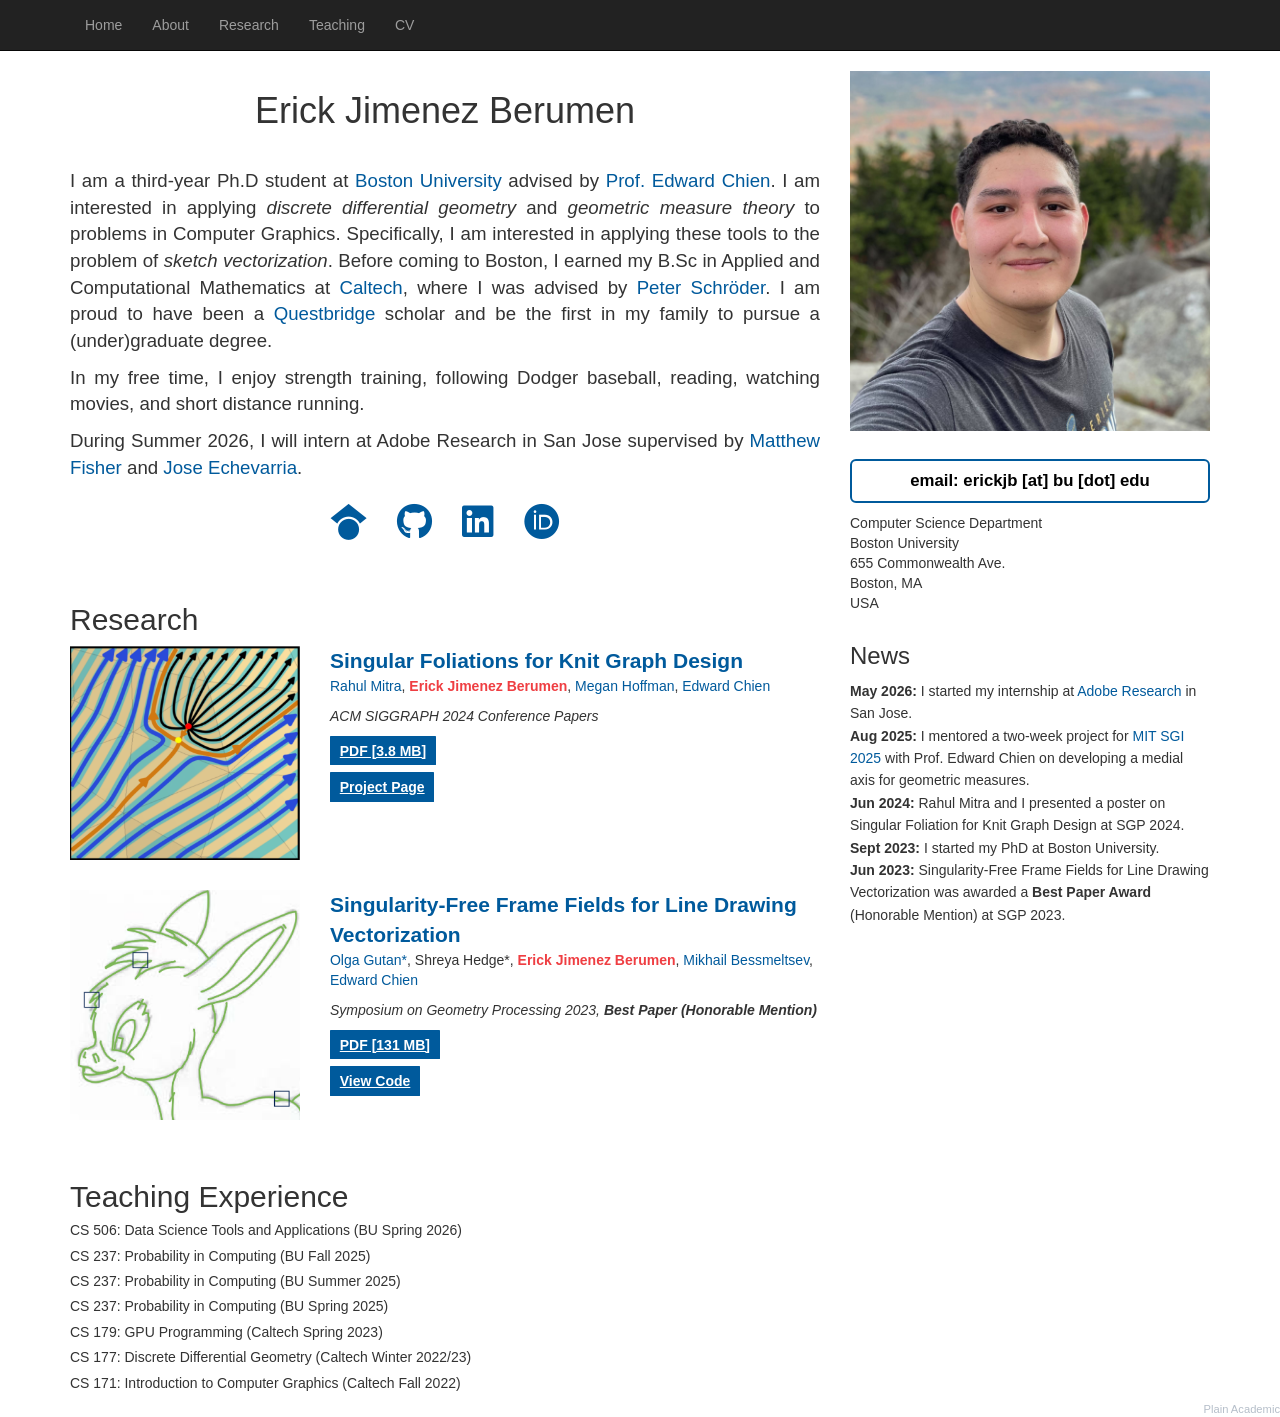
<file: index.html>
<!DOCTYPE html>
<!--
Plain-Academic by Vasilios Mavroudis
Released under the Simplified BSD License/FreeBSD (2-clause) License.
https://github.com/mavroudisv/plain-academic
-->
<html lang="en">
    <head>
        <title>Erick Jimenez Berumen</title>
        <meta charset="utf-8">
        <meta name="viewport" content="width=device-width, initial-scale=1">

        <link rel="stylesheet" href="https://maxcdn.bootstrapcdn.com/bootstrap/3.3.6/css/bootstrap.min.css">
        <script src="https://ajax.googleapis.com/ajax/libs/jquery/1.12.0/jquery.min.js"></script>
        <script src="https://maxcdn.bootstrapcdn.com/bootstrap/3.3.6/js/bootstrap.min.js"></script>
        <link rel="stylesheet" href="css/main.css">
        <!-- for google scholar icon -->
        <link
            rel="stylesheet"
            href="https://cdnjs.cloudflare.com/ajax/libs/font-awesome/6.5.1/css/all.min.css"
            crossorigin="anonymous"
            referrerpolicy="no-referrer"
        />
    </head>
    <body id="top">
        <!-- Navigation -->
        <nav class="navbar navbar-inverse navbar-static-top" role="navigation">
            <div class="container">
                <div class="navbar-header">
                    <button
                        type="button"
                        class="navbar-toggle collapsed"
                        data-toggle="collapse"
                        data-target="#bs-example-navbar-collapse-1"
                    >
                        <span class="sr-only">Toggle navigation</span>
                        <span class="icon-bar"></span>
                        <span class="icon-bar"></span>
                        <span class="icon-bar"></span>
                    </button>
                </div>

                <!-- Collect the nav links, forms, and other content for toggling -->
                <div class="collapse navbar-collapse" id="bs-example-navbar-collapse-1">
                    <ul class="nav navbar-nav">
                        <li><a href="#top">Home</a></li>
                        <li><a href="#about">About</a></li>
                        <li><a href="#research">Research</a></li>
                        <li><a href="#teaching">Teaching</a></li>
                        <li><a href="pdfs/cv.pdf" target="_blank">CV</a></li>
                    </ul>
                </div>
            </div>
        </nav>

        <!-- Page Content -->
        <div class="container">
            <div class="row">
                <!-- Main Column -->
                <div class="col-md-8">
                    <section id="about" data-include-html="html/aboutme.html">
                        <div>
                            <p>Loading About Me…</p>
                            <noscript>
                                <p>Enable JavaScript to view the About Me content.</p>
                            </noscript>
                        </div>
                    </section>

                    <section
                        id="research"
                        style="margin-top: 60px;"
                        data-include-html="html/research.html"
                        data-include-fragment="#research-content"
                    >
                        <div>
                            <p>Loading Research…</p>
                            <noscript>
                                <p>Enable JavaScript to view the Research section.</p>
                            </noscript>
                        </div>
                    </section>

                    <section
                        id="teaching"
                        style="margin-top: 60px;"
                        data-include-html="html/teaching.html"
                        data-include-fragment="#teaching-content"
                    >
                        <div>
                            <p>Loading Teaching…</p>
                            <noscript>
                                <p>Enable JavaScript to view the Teaching section.</p>
                            </noscript>
                        </div>
                    </section>
                </div>

                <!-- Contact Info and Profile Picture on the Sidebar -->
                <div class="col-md-4">
                    <section data-include-html="html/profile.html">
                        <div>
                            <p>Loading Profile…</p>
                            <noscript>
                                <p>Enable JavaScript to view the profile content.</p>
                            </noscript>
                        </div>
                    </section>

                    <section
                        style="margin-top: 30px;"
                        data-include-html="html/news.html"
                        data-include-fragment="#news-content"
                    >
                        <div>
                            <p>Loading News…</p>
                            <noscript>
                                <p>Enable JavaScript to view the News section.</p>
                            </noscript>
                        </div>
                    </section>
                </div>
            </div>
        </div>
        <!-- /.container -->

        <!-- Other people may like it too! -->
        <a
            style="color: #b5bec9; font-size: 0.8em; float: right;"
            href="https://github.com/mavroudisv/plain-academic"
        >
            Plain Academic
        </a>

        <script>
            document.addEventListener('DOMContentLoaded', function () {
                var includeTargets = document.querySelectorAll('[data-include-html]');

                includeTargets.forEach(function (element) {
                    var url = element.getAttribute('data-include-html');

                    if (!url) {
                        return;
                    }

                    fetch(url)
                        .then(function (response) {
                            if (!response.ok) {
                                throw new Error('Failed to load ' + url + ': ' + response.status);
                            }

                            return response.text();
                        })
                        .then(function (html) {
                            var fragmentSelector = element.getAttribute('data-include-fragment');

                            if (fragmentSelector) {
                                var parser = new DOMParser();
                                var parsed = parser.parseFromString(html, 'text/html');
                                var fragment = parsed.querySelector(fragmentSelector);

                                if (!fragment) {
                                    throw new Error('Fragment "' + fragmentSelector + '" not found in ' + url);
                                }

                                element.innerHTML = fragment.innerHTML;
                            } else {
                                element.innerHTML = html;
                            }
                        })
                        .catch(function (error) {
                            console.error(error);
                            element.innerHTML = '<p>Sorry, this content is unavailable right now.</p>';
                        });
                });
            });
        </script>
    </body>
</html>
</file>
<file: css/main.css>
:root {
    --dodger-blue: #005A9C;
    --dodger-red: #EF3E42;
    --dodger-white: #FFF;
}

/* Reusable button-style links */
.button-link {
    display: inline-block;
    padding: 1% 2%;
    border-radius: 1%;
    background-color: var(--dodger-blue);
    color: #fff;
    font-weight: bold;
    text-decoration: underline;
    margin: 0 0.5em 0.5em 0;
    transition: transform 0.1s ease, box-shadow 0.1s ease;
}

.button-link:visited {
    color: #fff;
}

.button-link:hover {
    outline: 2px solid var(--dodger-blue);
    background-color: var(--dodger-white);
    color: var(--dodger-red);
    transform: translateY(-5%) scale(1.1);
    box-shadow: 0 6px 18px rgba(0, 0, 0, 0.2);
}

.button-link:focus-visible {
    outline: 3px solid var(--dodger-blue);
    outline-offset: 2px;
    box-shadow: 0 6px 18px rgba(0, 0, 0, 0.2);
}

.button-link:active {
    background-color: var(--dodger-blue);
    color: #fff;
    transform: translateY(0) scale(1);
    box-shadow: 0 4px 12px rgba(0, 0, 0, 0.18);
}

.mail-button {
    display: inline-block;
    padding: 8px 12px;
    border-radius: 6px;
    border: 2px solid var(--dodger-blue);
    background-color: var(--dodger-white);
    color: #000;
    font-weight: bold;
    text-decoration: none;
    text-align: center;
    transition: transform 0.12s ease, box-shadow 0.12s ease, color 0.12s ease;
}

.mail-button:visited {
    color: #000;
    text-decoration: none;
}

.mail-button:hover,
.mail-button:focus {
    color: var(--dodger-red);
    text-decoration: none;
    transform: translateY(-2%) scale(1.03);
    box-shadow: 0 4px 14px rgba(0, 0, 0, 0.18);
}

.mail-button:focus-visible {
    outline: 2px solid var(--dodger-blue);
    outline-offset: 2px;
}

.mail-button--full {
    display: block;
    width: 100%;
    box-sizing: border-box;
}

/* Social profile / icon links */
.social-link {
    display: inline-flex;
    align-items: center;
    justify-content: center;
    font-size: 36px;
    color: var(--dodger-blue);
    text-decoration: none;
    transition: transform 0.15s ease, color 0.15s ease;
}

.social-link:visited {
    color: var(--dodger-blue);
    text-decoration: none;
}

.social-link:hover {
    color: var(--dodger-blue);
    transform: scale(1.2);
    text-decoration: none;
}

.social-link:focus-visible {
    color: var(--dodger-blue);
    transform: scale(1.5);
    outline: 3px solid rgba(21, 88, 176, 0.4);
    outline-offset: 4px;
    text-decoration: none;
}

#about p {
    font-size: 14pt;
}

a,
a:visited {
    color: var(--dodger-blue);
}

a:hover,
a:focus {
    color: var(--dodger-red);
}
</file>
